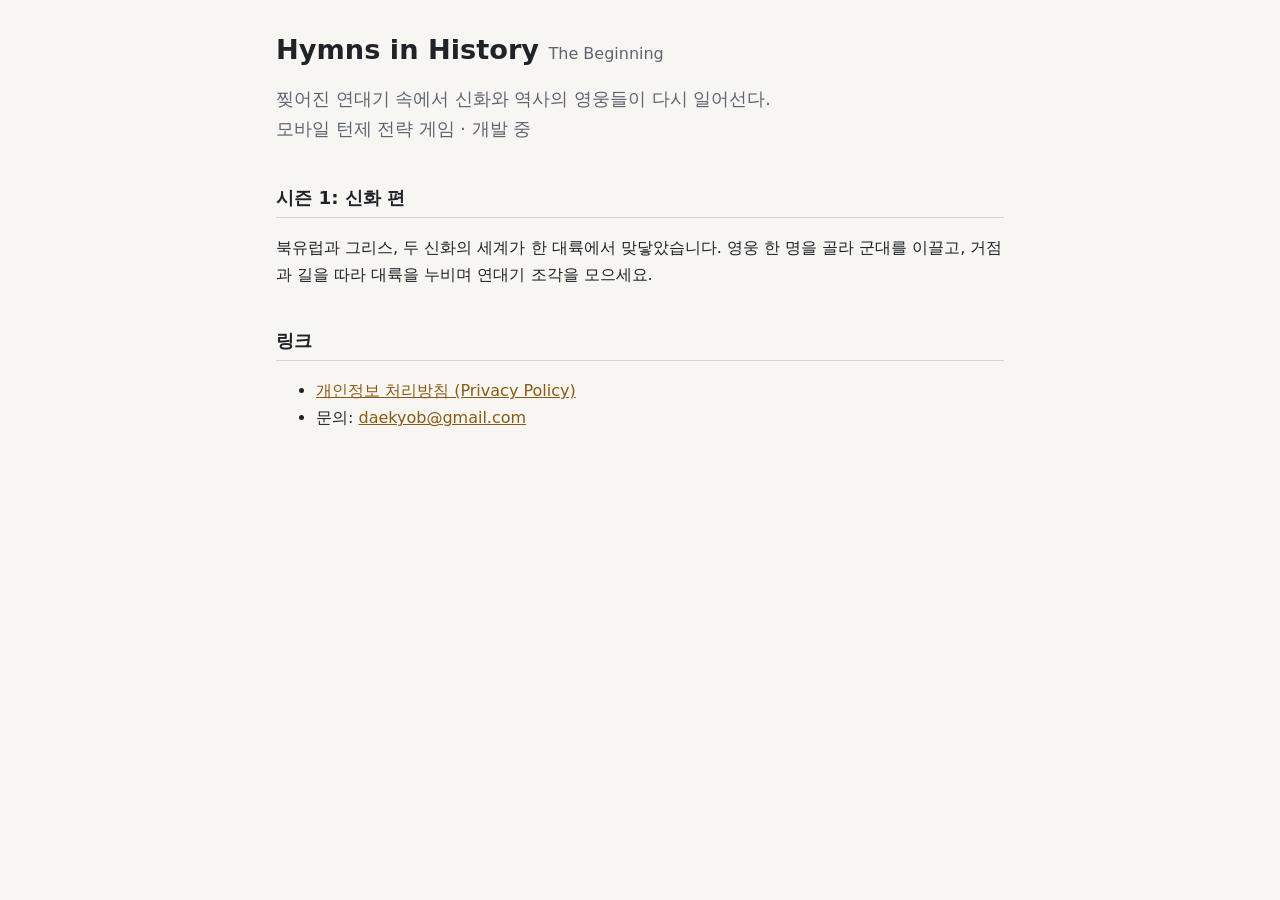
<file: index.html>
<!doctype html>
<html lang="ko">
<head>
<meta charset="utf-8">
<meta name="viewport" content="width=device-width, initial-scale=1">
<title>Hymns in History: The Beginning</title>
<meta name="description" content="신화와 역사의 영웅이 함께하는 모바일 턴제 전략 게임">
<link rel="stylesheet" href="style.css">
</head>
<body>
<main>
<h1>Hymns in History <small>The Beginning</small></h1>
<p class="lead">찢어진 연대기 속에서 신화와 역사의 영웅들이 다시 일어선다.<br>모바일 턴제 전략 게임 · 개발 중</p>

<h2>시즌 1: 신화 편</h2>
<p>북유럽과 그리스, 두 신화의 세계가 한 대륙에서 맞닿았습니다. 영웅 한 명을 골라 군대를 이끌고, 거점과 길을 따라 대륙을 누비며 연대기 조각을 모으세요.</p>

<h2>링크</h2>
<ul>
<li><a href="privacy.html">개인정보 처리방침 (Privacy Policy)</a></li>
<li>문의: <a href="mailto:daekyob@gmail.com">daekyob@gmail.com</a></li>
</ul>
</main>
</body>
</html>
</file>
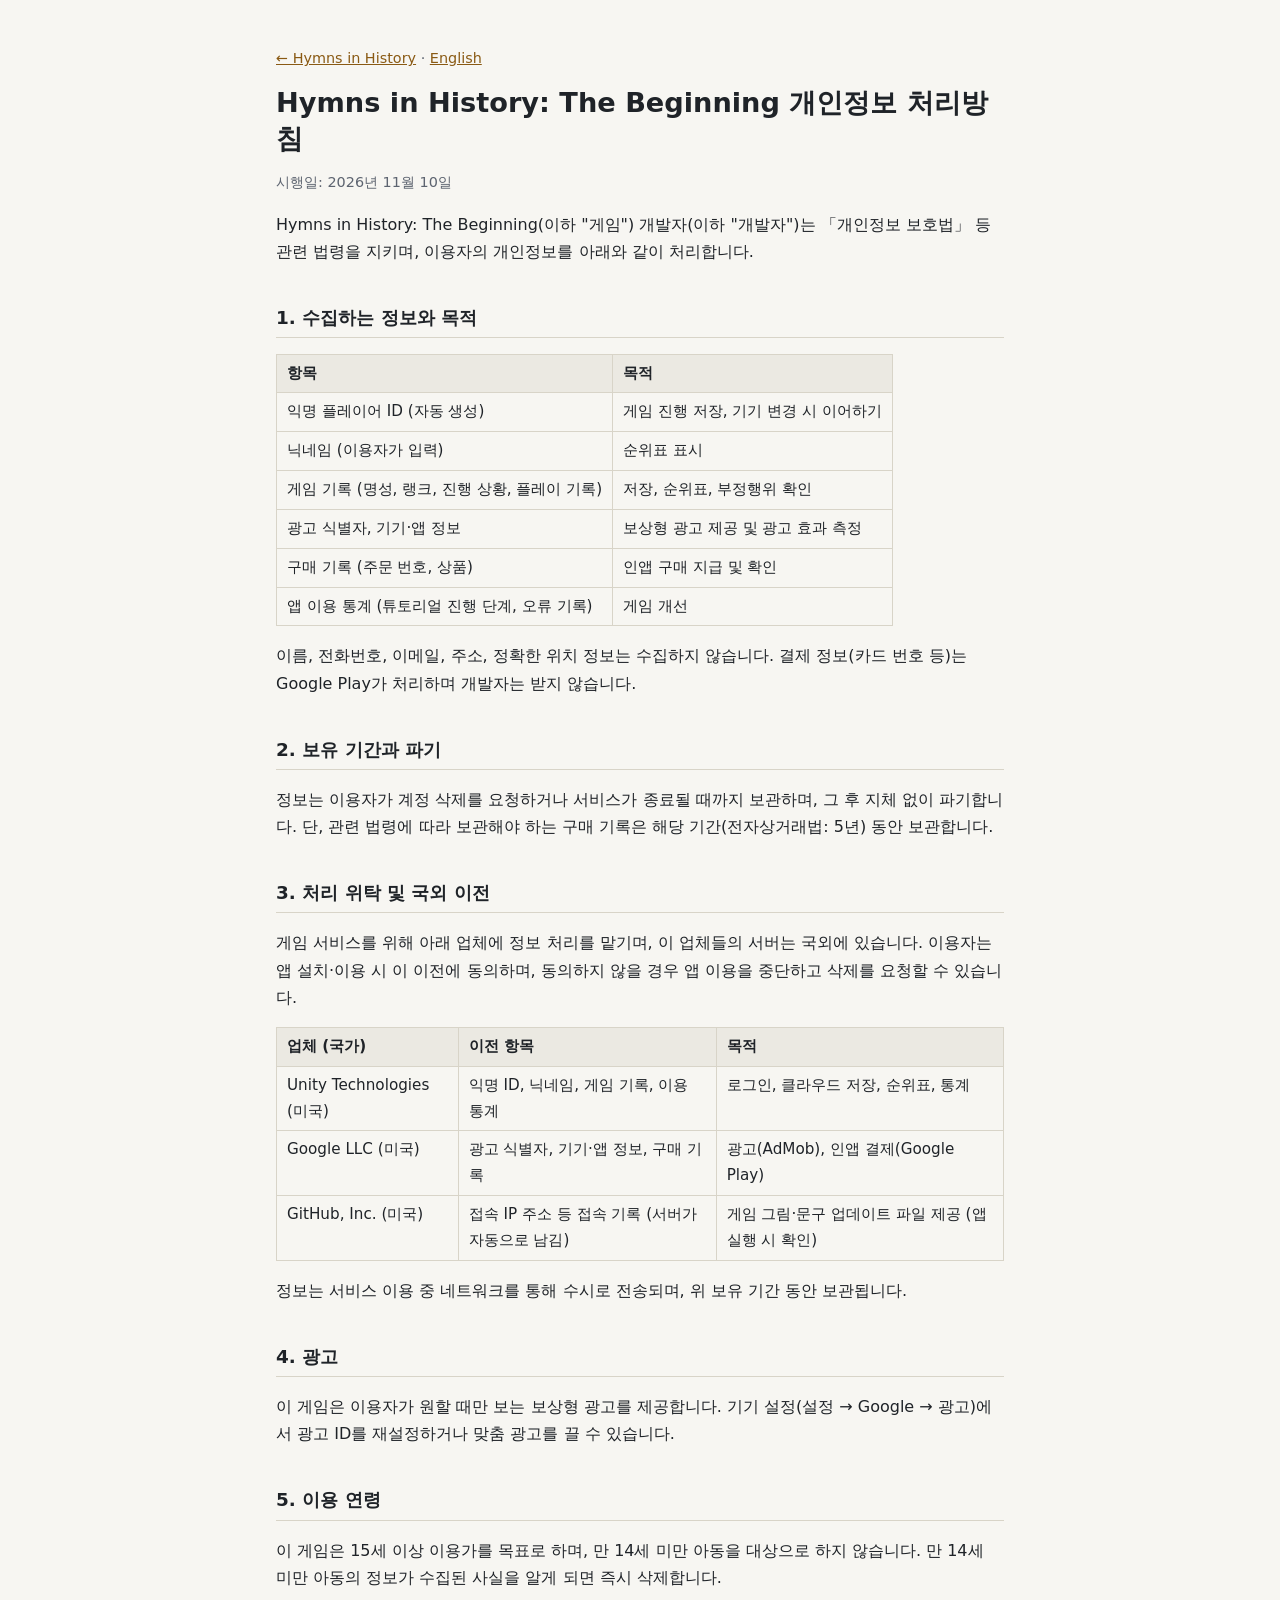
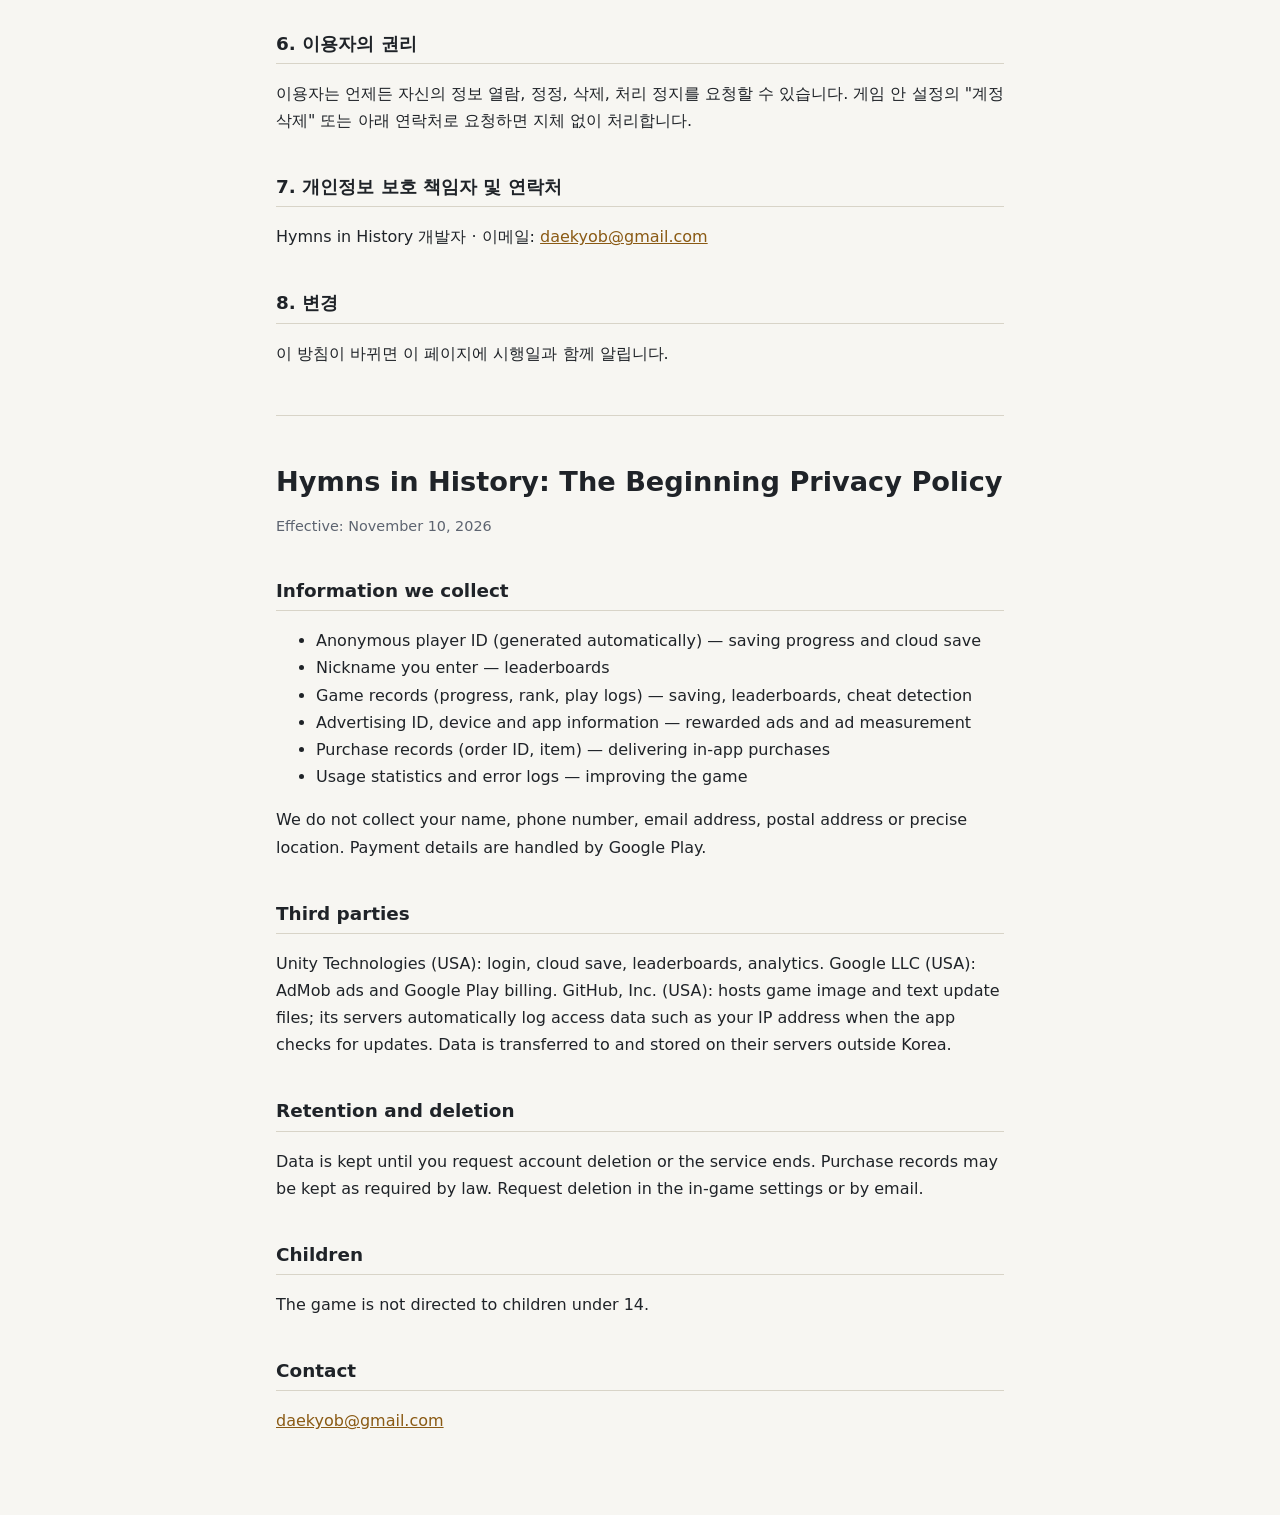
<file: privacy.html>
<!doctype html>
<html lang="ko">
<head>
<meta charset="utf-8">
<meta name="viewport" content="width=device-width, initial-scale=1">
<title>Hymns in History 개인정보 처리방침</title>
<link rel="stylesheet" href="style.css">
</head>
<body>
<main>
<p class="nav"><a href="./">← Hymns in History</a> · <a href="#en">English</a></p>
<h1>Hymns in History: The Beginning 개인정보 처리방침</h1>
<p class="meta">시행일: 2026년 11월 10일</p>

<p>Hymns in History: The Beginning(이하 "게임") 개발자(이하 "개발자")는 「개인정보 보호법」 등 관련 법령을 지키며, 이용자의 개인정보를 아래와 같이 처리합니다.</p>

<h2>1. 수집하는 정보와 목적</h2>
<table>
<tr><th>항목</th><th>목적</th></tr>
<tr><td>익명 플레이어 ID (자동 생성)</td><td>게임 진행 저장, 기기 변경 시 이어하기</td></tr>
<tr><td>닉네임 (이용자가 입력)</td><td>순위표 표시</td></tr>
<tr><td>게임 기록 (명성, 랭크, 진행 상황, 플레이 기록)</td><td>저장, 순위표, 부정행위 확인</td></tr>
<tr><td>광고 식별자, 기기·앱 정보</td><td>보상형 광고 제공 및 광고 효과 측정</td></tr>
<tr><td>구매 기록 (주문 번호, 상품)</td><td>인앱 구매 지급 및 확인</td></tr>
<tr><td>앱 이용 통계 (튜토리얼 진행 단계, 오류 기록)</td><td>게임 개선</td></tr>
</table>
<p>이름, 전화번호, 이메일, 주소, 정확한 위치 정보는 수집하지 않습니다. 결제 정보(카드 번호 등)는 Google Play가 처리하며 개발자는 받지 않습니다.</p>

<h2>2. 보유 기간과 파기</h2>
<p>정보는 이용자가 계정 삭제를 요청하거나 서비스가 종료될 때까지 보관하며, 그 후 지체 없이 파기합니다. 단, 관련 법령에 따라 보관해야 하는 구매 기록은 해당 기간(전자상거래법: 5년) 동안 보관합니다.</p>

<h2>3. 처리 위탁 및 국외 이전</h2>
<p>게임 서비스를 위해 아래 업체에 정보 처리를 맡기며, 이 업체들의 서버는 국외에 있습니다. 이용자는 앱 설치·이용 시 이 이전에 동의하며, 동의하지 않을 경우 앱 이용을 중단하고 삭제를 요청할 수 있습니다.</p>
<table>
<tr><th>업체 (국가)</th><th>이전 항목</th><th>목적</th></tr>
<tr><td>Unity Technologies (미국)</td><td>익명 ID, 닉네임, 게임 기록, 이용 통계</td><td>로그인, 클라우드 저장, 순위표, 통계</td></tr>
<tr><td>Google LLC (미국)</td><td>광고 식별자, 기기·앱 정보, 구매 기록</td><td>광고(AdMob), 인앱 결제(Google Play)</td></tr>
<tr><td>GitHub, Inc. (미국)</td><td>접속 IP 주소 등 접속 기록 (서버가 자동으로 남김)</td><td>게임 그림·문구 업데이트 파일 제공 (앱 실행 시 확인)</td></tr>
</table>
<p>정보는 서비스 이용 중 네트워크를 통해 수시로 전송되며, 위 보유 기간 동안 보관됩니다.</p>

<h2>4. 광고</h2>
<p>이 게임은 이용자가 원할 때만 보는 보상형 광고를 제공합니다. 기기 설정(설정 → Google → 광고)에서 광고 ID를 재설정하거나 맞춤 광고를 끌 수 있습니다.</p>

<h2>5. 이용 연령</h2>
<p>이 게임은 15세 이상 이용가를 목표로 하며, 만 14세 미만 아동을 대상으로 하지 않습니다. 만 14세 미만 아동의 정보가 수집된 사실을 알게 되면 즉시 삭제합니다.</p>

<h2>6. 이용자의 권리</h2>
<p>이용자는 언제든 자신의 정보 열람, 정정, 삭제, 처리 정지를 요청할 수 있습니다. 게임 안 설정의 "계정 삭제" 또는 아래 연락처로 요청하면 지체 없이 처리합니다.</p>

<h2>7. 개인정보 보호 책임자 및 연락처</h2>
<p>Hymns in History 개발자 · 이메일: <a href="mailto:daekyob@gmail.com">daekyob@gmail.com</a></p>

<h2>8. 변경</h2>
<p>이 방침이 바뀌면 이 페이지에 시행일과 함께 알립니다.</p>

<hr>

<section id="en" lang="en">
<h1>Hymns in History: The Beginning Privacy Policy</h1>
<p class="meta">Effective: November 10, 2026</p>
<h2>Information we collect</h2>
<ul>
<li>Anonymous player ID (generated automatically) — saving progress and cloud save</li>
<li>Nickname you enter — leaderboards</li>
<li>Game records (progress, rank, play logs) — saving, leaderboards, cheat detection</li>
<li>Advertising ID, device and app information — rewarded ads and ad measurement</li>
<li>Purchase records (order ID, item) — delivering in-app purchases</li>
<li>Usage statistics and error logs — improving the game</li>
</ul>
<p>We do not collect your name, phone number, email address, postal address or precise location. Payment details are handled by Google Play.</p>
<h2>Third parties</h2>
<p>Unity Technologies (USA): login, cloud save, leaderboards, analytics. Google LLC (USA): AdMob ads and Google Play billing. GitHub, Inc. (USA): hosts game image and text update files; its servers automatically log access data such as your IP address when the app checks for updates. Data is transferred to and stored on their servers outside Korea.</p>
<h2>Retention and deletion</h2>
<p>Data is kept until you request account deletion or the service ends. Purchase records may be kept as required by law. Request deletion in the in-game settings or by email.</p>
<h2>Children</h2>
<p>The game is not directed to children under 14.</p>
<h2>Contact</h2>
<p><a href="mailto:daekyob@gmail.com">daekyob@gmail.com</a></p>
</section>
</main>
</body>
</html>
</file>
<file: style.css>
:root { --bg: #f7f6f2; --fg: #1f2328; --muted: #5d6470; --line: #d8d4c8; --accent: #8a5a14; }
@media (prefers-color-scheme: dark) {
  :root { --bg: #15171c; --fg: #e8e6e1; --muted: #a0a6b0; --line: #2f333b; --accent: #e0b25c; }
}
* { box-sizing: border-box; }
body { margin: 0; background: var(--bg); color: var(--fg); font: 16px/1.7 system-ui, -apple-system, "Malgun Gothic", sans-serif; }
main { max-width: 760px; margin: 0 auto; padding: 32px 16px 64px; }
h1 { font-size: 1.7rem; line-height: 1.3; margin: 0 0 8px; }
h1 small { font-size: 1rem; color: var(--muted); font-weight: 500; }
h2 { font-size: 1.15rem; margin-top: 2em; border-bottom: 1px solid var(--line); padding-bottom: 4px; }
a { color: var(--accent); }
.lead { font-size: 1.1rem; color: var(--muted); }
.meta, .nav { color: var(--muted); font-size: .9rem; }
table { width: 100%; border-collapse: collapse; font-size: .95rem; display: block; overflow-x: auto; }
th, td { border: 1px solid var(--line); padding: 6px 10px; text-align: left; vertical-align: top; }
th { background: color-mix(in srgb, var(--line) 40%, transparent); }
hr { border: 0; border-top: 1px solid var(--line); margin: 48px 0; }
</file>
